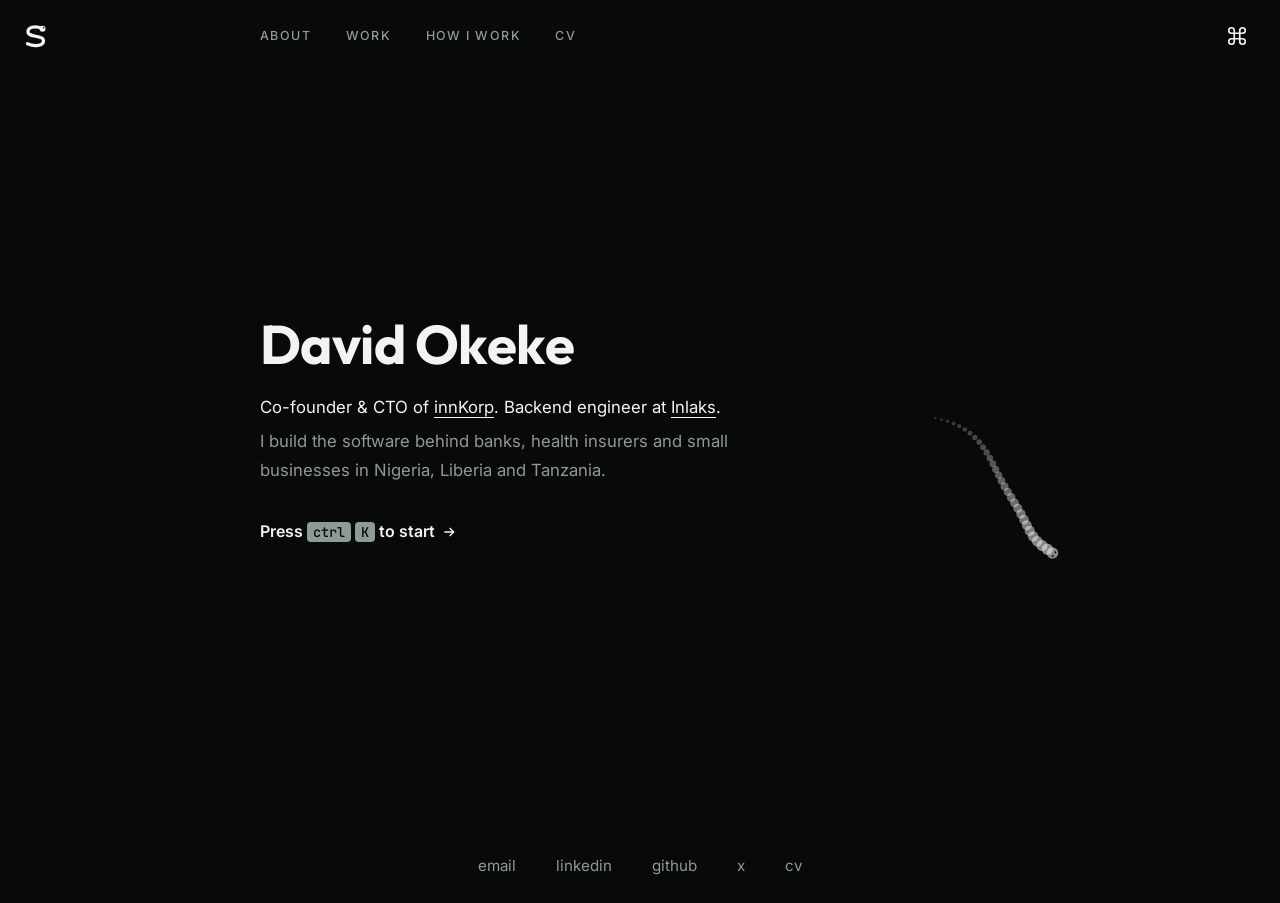
<file: index.html>
<!DOCTYPE html>
<html lang="en">

<head>
    <!-- hello, fellow view-source enthusiast. psst: type "snake" anywhere on the page. -->
    <meta charset="utf-8">
    <meta name="viewport" content="width=device-width, initial-scale=1">
    <meta name="author" content="David Okeke">
    <meta name="description" content="David Okeke is the co-founder and CTO of innKorp and a backend engineer at Inlaks, building software for banks, health insurers and small businesses in Nigeria, Liberia and Tanzania.">
    <meta name="theme-color" content="#08090b">
    <link rel="canonical" href="https://dcwhitesnake.github.io/">
    <meta property="og:type" content="website">
    <meta property="og:url" content="https://dcwhitesnake.github.io/">
    <meta property="og:title" content="David Okeke · Co-founder & CTO of innKorp">
    <meta property="og:description" content="Software for banks, health insurers and small businesses in Nigeria, Liberia and Tanzania.">
    <meta property="og:image" content="https://dcwhitesnake.github.io/img/og-card.png">
    <meta property="og:image:width" content="1200">
    <meta property="og:image:height" content="630">
    <meta name="twitter:card" content="summary_large_image">
    <meta name="twitter:creator" content="@dc_okeke">
    <link rel="icon" href="/favicon.svg" type="image/svg+xml">
    <link rel="apple-touch-icon" sizes="180x180" href="/apple-touch-icon.png">
    <link rel="icon" type="image/png" sizes="32x32" href="/favicon-32x32.png">
    <link rel="manifest" href="/site.webmanifest">
    <link rel="preconnect" href="https://fonts.googleapis.com">
    <link rel="preconnect" href="https://fonts.gstatic.com" crossorigin>
    <link rel="stylesheet" href="https://fonts.googleapis.com/css2?family=Outfit:wght@500;600;700&family=Inter:wght@400;500;600&family=JetBrains+Mono:wght@400;500&display=swap">
    <link rel="stylesheet" href="/css/styles.css">
    <script src="/js/main.js" defer></script>
    <script data-goatcounter="https://davidokeke.goatcounter.com/count" async src="https://gc.zgo.at/count.js"></script>
    <title>David Okeke · Co-founder & CTO of innKorp</title>
</head>

<body>
    <a class="skip" href="#main">Skip to content</a>

    <header class="header">
        <a class="brand" href="/" aria-label="Home">
            <svg viewBox="8 6 52 52" aria-hidden="true"><path d="M44 17C30 11 15 14 16 24.5C17 35 47 30 47 41.5C47 52 29 54 15 47.5" fill="none" stroke="currentColor" stroke-width="6.5" stroke-linecap="round"/><circle cx="45" cy="17.5" r="6" fill="currentColor"/><circle class="brand-eye" cx="47" cy="15.6" r="1.6"/></svg>
        </a>
        <nav class="nav" aria-label="Primary">
            <ul>
                <li><a href="/about/">About</a></li>
                <li><a href="/work/">Work</a></li>
                <li><a href="/how-i-work/">How I work</a></li>
                <li><a href="/David_Okeke_CV.pdf" data-goatcounter-click="nav-cv">CV</a></li>
            </ul>
        </nav>
        <button class="cmd-button" type="button" aria-label="Open command menu" data-palette-open>
            <svg viewBox="0 0 24 24" aria-hidden="true"><path d="M9 6a3 3 0 1 0-3 3h12a3 3 0 1 0-3-3v12a3 3 0 1 0 3-3H6a3 3 0 1 0 3 3Z"/></svg>
        </button>
    </header>

    <main id="main">
        <section class="home">
            <h1>David Okeke</h1>
            <p class="home-role">Co-founder &amp; CTO of <a href="https://innkorp.com">innKorp</a>. Backend engineer at <a href="https://www.inlaks.com/">Inlaks</a>.</p>
            <p class="home-line">I build the software behind banks, health insurers and small businesses in Nigeria, Liberia and Tanzania.</p>
            <button class="start" type="button" data-palette-open>
                <span class="keys">Press <kbd data-mod>ctrl</kbd> <kbd>K</kbd> to start</span>
                <span class="touch">Tap to start</span>
                <svg viewBox="0 0 24 24" aria-hidden="true"><path d="M5 12h14M13 6l6 6-6 6"/></svg>
            </button>
        </section>
        <canvas class="snake" aria-hidden="true"></canvas>
    </main>

    <footer class="footer">
        <ul>
            <li><a href="mailto:davidokeke.c@gmail.com" data-goatcounter-click="contact-email">email</a></li>
            <li><a href="https://www.linkedin.com/in/david-okeke-chihurumnanya/" data-goatcounter-click="contact-linkedin">linkedin</a></li>
            <li><a href="https://github.com/DCWhiteSnake" data-goatcounter-click="contact-github">github</a></li>
            <li><a href="https://x.com/dc_okeke" data-goatcounter-click="contact-x">x</a></li>
            <li><a href="/David_Okeke_CV.pdf" data-goatcounter-click="contact-cv">cv</a></li>
        </ul>
    </footer>

    <div class="toast" role="status" aria-live="polite"></div>
</body>

</html>
</file>
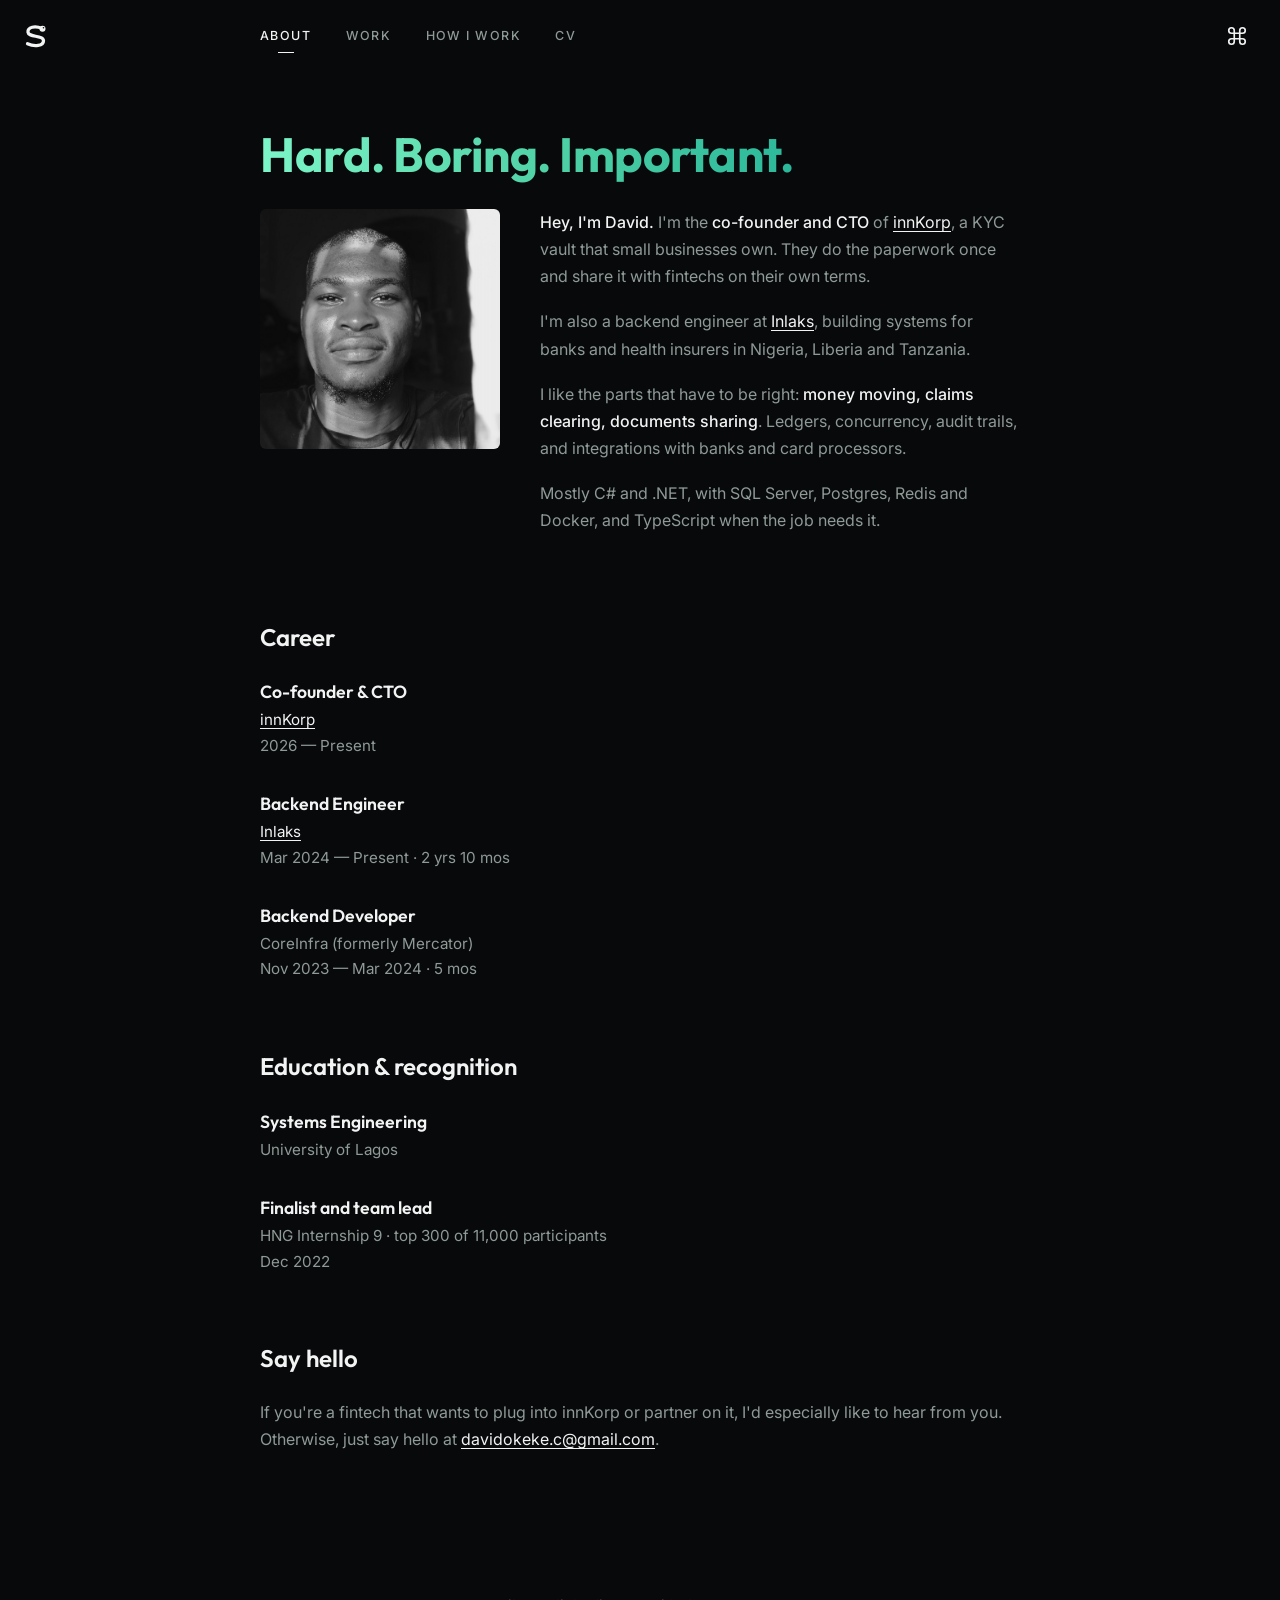
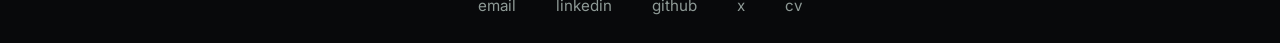
<file: about/index.html>
<!DOCTYPE html>
<html lang="en">

<head>
    <meta charset="utf-8">
    <meta name="viewport" content="width=device-width, initial-scale=1">
    <meta name="author" content="David Okeke">
    <meta name="description" content="About David Okeke: co-founder and CTO of innKorp, and backend engineer at Inlaks.">
    <meta name="theme-color" content="#08090b">
    <link rel="canonical" href="https://dcwhitesnake.github.io/about/">
    <meta property="og:type" content="profile">
    <meta property="og:url" content="https://dcwhitesnake.github.io/about/">
    <meta property="og:title" content="About · David Okeke">
    <meta property="og:description" content="Co-founder and CTO of innKorp. Backend engineer at Inlaks.">
    <meta property="og:image" content="https://dcwhitesnake.github.io/img/og-card.png">
    <meta name="twitter:card" content="summary_large_image">
    <meta name="twitter:creator" content="@dc_okeke">
    <link rel="icon" href="/favicon.svg" type="image/svg+xml">
    <link rel="apple-touch-icon" sizes="180x180" href="/apple-touch-icon.png">
    <link rel="icon" type="image/png" sizes="32x32" href="/favicon-32x32.png">
    <link rel="manifest" href="/site.webmanifest">
    <link rel="preconnect" href="https://fonts.googleapis.com">
    <link rel="preconnect" href="https://fonts.gstatic.com" crossorigin>
    <link rel="stylesheet" href="https://fonts.googleapis.com/css2?family=Outfit:wght@500;600;700&family=Inter:wght@400;500;600&family=JetBrains+Mono:wght@400;500&display=swap">
    <link rel="stylesheet" href="/css/styles.css">
    <script src="/js/main.js" defer></script>
    <script data-goatcounter="https://davidokeke.goatcounter.com/count" async src="https://gc.zgo.at/count.js"></script>
    <title>About · David Okeke</title>
</head>

<body>
    <a class="skip" href="#main">Skip to content</a>

    <header class="header">
        <a class="brand" href="/" aria-label="Home">
            <svg viewBox="8 6 52 52" aria-hidden="true"><path d="M44 17C30 11 15 14 16 24.5C17 35 47 30 47 41.5C47 52 29 54 15 47.5" fill="none" stroke="currentColor" stroke-width="6.5" stroke-linecap="round"/><circle cx="45" cy="17.5" r="6" fill="currentColor"/><circle class="brand-eye" cx="47" cy="15.6" r="1.6"/></svg>
        </a>
        <nav class="nav" aria-label="Primary">
            <ul>
                <li><a href="/about/" aria-current="page">About</a></li>
                <li><a href="/work/">Work</a></li>
                <li><a href="/how-i-work/">How I work</a></li>
                <li><a href="/David_Okeke_CV.pdf" data-goatcounter-click="nav-cv">CV</a></li>
            </ul>
        </nav>
        <button class="cmd-button" type="button" aria-label="Open command menu" data-palette-open>
            <svg viewBox="0 0 24 24" aria-hidden="true"><path d="M9 6a3 3 0 1 0-3 3h12a3 3 0 1 0-3-3v12a3 3 0 1 0 3-3H6a3 3 0 1 0 3 3Z"/></svg>
        </button>
    </header>

    <main id="main">
        <article class="page">
            <h1 class="page-title"><span class="gradient">Hard. Boring. Important.</span></h1>

            <div class="intro">
                <img src="/img/profilephoto_1.jpg" width="240" height="240" alt="Portrait of David Okeke">
                <div class="prose">
                    <p><strong>Hey, I'm David.</strong> I'm the <strong>co-founder and CTO</strong> of <a href="https://innkorp.com">innKorp</a>, a KYC vault that small businesses own. They do the paperwork once and share it with fintechs on their own terms.</p>
                    <p>I'm also a backend engineer at <a href="https://www.inlaks.com/">Inlaks</a>, building systems for banks and health insurers in Nigeria, Liberia and Tanzania.</p>
                    <p>I like the parts that have to be right: <strong>money moving, claims clearing, documents sharing</strong>. Ledgers, concurrency, audit trails, and integrations with banks and card processors.</p>
                    <p>Mostly C# and .NET, with SQL Server, Postgres, Redis and Docker, and TypeScript when the job needs it.</p>
                </div>
            </div>

            <h2>Career</h2>
            <ol class="career">
                <li>
                    <h3>Co-founder &amp; CTO</h3>
                    <p><a href="https://innkorp.com">innKorp</a></p>
                    <p>2026 — Present</p>
                </li>
                <li>
                    <h3>Backend Engineer</h3>
                    <p><a href="https://www.inlaks.com/">Inlaks</a></p>
                    <p><span data-from="2024-03">Mar 2024</span> — Present</p>
                </li>
                <li>
                    <h3>Backend Developer</h3>
                    <p>CoreInfra (formerly Mercator)</p>
                    <p><span data-from="2023-11" data-to="2024-03">Nov 2023</span> — Mar 2024</p>
                </li>
            </ol>

            <h2>Education &amp; recognition</h2>
            <ol class="career">
                <li>
                    <h3>Systems Engineering</h3>
                    <p>University of Lagos</p>
                </li>
                <li>
                    <h3>Finalist and team lead</h3>
                    <p>HNG Internship 9 · top 300 of 11,000 participants</p>
                    <p>Dec 2022</p>
                </li>
            </ol>

            <h2>Say hello</h2>
            <div class="prose">
                <p>If you're a fintech that wants to plug into innKorp or partner on it, I'd especially like to hear from you. Otherwise, just say hello at <a href="mailto:davidokeke.c@gmail.com" data-goatcounter-click="contact-email">davidokeke.c@gmail.com</a>.</p>
            </div>
        </article>
    </main>

    <footer class="footer">
        <ul>
            <li><a href="mailto:davidokeke.c@gmail.com" data-goatcounter-click="contact-email">email</a></li>
            <li><a href="https://www.linkedin.com/in/david-okeke-chihurumnanya/" data-goatcounter-click="contact-linkedin">linkedin</a></li>
            <li><a href="https://github.com/DCWhiteSnake" data-goatcounter-click="contact-github">github</a></li>
            <li><a href="https://x.com/dc_okeke" data-goatcounter-click="contact-x">x</a></li>
            <li><a href="/David_Okeke_CV.pdf" data-goatcounter-click="contact-cv">cv</a></li>
        </ul>
    </footer>

    <div class="toast" role="status" aria-live="polite"></div>
</body>

</html>
</file>
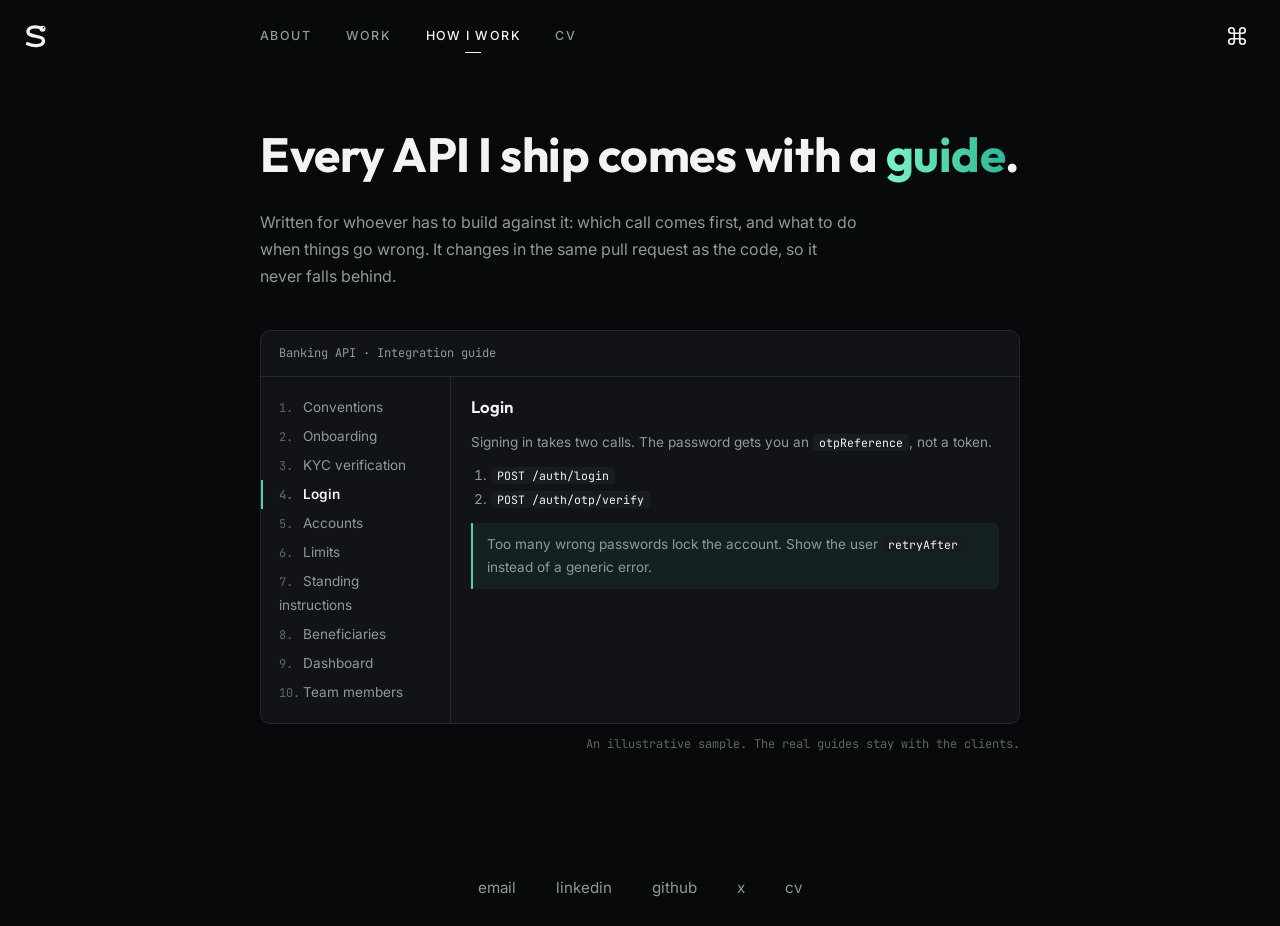
<file: how-i-work/index.html>
<!DOCTYPE html>
<html lang="en">

<head>
    <meta charset="utf-8">
    <meta name="viewport" content="width=device-width, initial-scale=1">
    <meta name="author" content="David Okeke">
    <meta name="description" content="Every API David Okeke ships comes with a guide for whoever has to build against it.">
    <meta name="theme-color" content="#08090b">
    <link rel="canonical" href="https://dcwhitesnake.github.io/how-i-work/">
    <meta property="og:type" content="website">
    <meta property="og:url" content="https://dcwhitesnake.github.io/how-i-work/">
    <meta property="og:title" content="How I work · David Okeke">
    <meta property="og:description" content="Every API I ship comes with a guide.">
    <meta property="og:image" content="https://dcwhitesnake.github.io/img/og-card.png">
    <meta name="twitter:card" content="summary_large_image">
    <meta name="twitter:creator" content="@dc_okeke">
    <link rel="icon" href="/favicon.svg" type="image/svg+xml">
    <link rel="apple-touch-icon" sizes="180x180" href="/apple-touch-icon.png">
    <link rel="icon" type="image/png" sizes="32x32" href="/favicon-32x32.png">
    <link rel="manifest" href="/site.webmanifest">
    <link rel="preconnect" href="https://fonts.googleapis.com">
    <link rel="preconnect" href="https://fonts.gstatic.com" crossorigin>
    <link rel="stylesheet" href="https://fonts.googleapis.com/css2?family=Outfit:wght@500;600;700&family=Inter:wght@400;500;600&family=JetBrains+Mono:wght@400;500&display=swap">
    <link rel="stylesheet" href="/css/styles.css">
    <script src="/js/main.js" defer></script>
    <script data-goatcounter="https://davidokeke.goatcounter.com/count" async src="https://gc.zgo.at/count.js"></script>
    <title>How I work · David Okeke</title>
</head>

<body>
    <a class="skip" href="#main">Skip to content</a>

    <header class="header">
        <a class="brand" href="/" aria-label="Home">
            <svg viewBox="8 6 52 52" aria-hidden="true"><path d="M44 17C30 11 15 14 16 24.5C17 35 47 30 47 41.5C47 52 29 54 15 47.5" fill="none" stroke="currentColor" stroke-width="6.5" stroke-linecap="round"/><circle cx="45" cy="17.5" r="6" fill="currentColor"/><circle class="brand-eye" cx="47" cy="15.6" r="1.6"/></svg>
        </a>
        <nav class="nav" aria-label="Primary">
            <ul>
                <li><a href="/about/">About</a></li>
                <li><a href="/work/">Work</a></li>
                <li><a href="/how-i-work/" aria-current="page">How I work</a></li>
                <li><a href="/David_Okeke_CV.pdf" data-goatcounter-click="nav-cv">CV</a></li>
            </ul>
        </nav>
        <button class="cmd-button" type="button" aria-label="Open command menu" data-palette-open>
            <svg viewBox="0 0 24 24" aria-hidden="true"><path d="M9 6a3 3 0 1 0-3 3h12a3 3 0 1 0-3-3v12a3 3 0 1 0 3-3H6a3 3 0 1 0 3 3Z"/></svg>
        </button>
    </header>

    <main id="main">
        <article class="page">
            <h1 class="page-title">Every API I ship comes with a <span class="gradient">guide</span>.</h1>
            <p class="lead">Written for whoever has to build against it: which call comes first, and what to do when things go wrong. It changes in the same pull request as the code, so it never falls behind.</p>

            <figure class="mock-figure" style="margin:0">
                <div class="mock" aria-hidden="true">
                    <p class="mock-title">Banking API · Integration guide</p>
                    <div class="guide-body">
                        <ol class="guide-toc">
                            <li>Conventions</li>
                            <li>Onboarding</li>
                            <li>KYC verification</li>
                            <li class="is-here">Login</li>
                            <li>Accounts</li>
                            <li>Limits</li>
                            <li>Standing instructions</li>
                            <li>Beneficiaries</li>
                            <li>Dashboard</li>
                            <li>Team members</li>
                        </ol>
                        <div class="guide-page">
                            <p class="mock-h">Login</p>
                            <p>Signing in takes two calls. The password gets you an <code>otpReference</code>, not a token.</p>
                            <ol>
                                <li><code>POST /auth/login</code></li>
                                <li><code>POST /auth/otp/verify</code></li>
                            </ol>
                            <p class="mock-note">Too many wrong passwords lock the account. Show the user <code>retryAfter</code> instead of a generic error.</p>
                        </div>
                    </div>
                </div>
                <figcaption class="mock-caption">An illustrative sample. The real guides stay with the clients.</figcaption>
            </figure>
        </article>
    </main>

    <footer class="footer">
        <ul>
            <li><a href="mailto:davidokeke.c@gmail.com" data-goatcounter-click="contact-email">email</a></li>
            <li><a href="https://www.linkedin.com/in/david-okeke-chihurumnanya/" data-goatcounter-click="contact-linkedin">linkedin</a></li>
            <li><a href="https://github.com/DCWhiteSnake" data-goatcounter-click="contact-github">github</a></li>
            <li><a href="https://x.com/dc_okeke" data-goatcounter-click="contact-x">x</a></li>
            <li><a href="/David_Okeke_CV.pdf" data-goatcounter-click="contact-cv">cv</a></li>
        </ul>
    </footer>

    <div class="toast" role="status" aria-live="polite"></div>
</body>

</html>
</file>
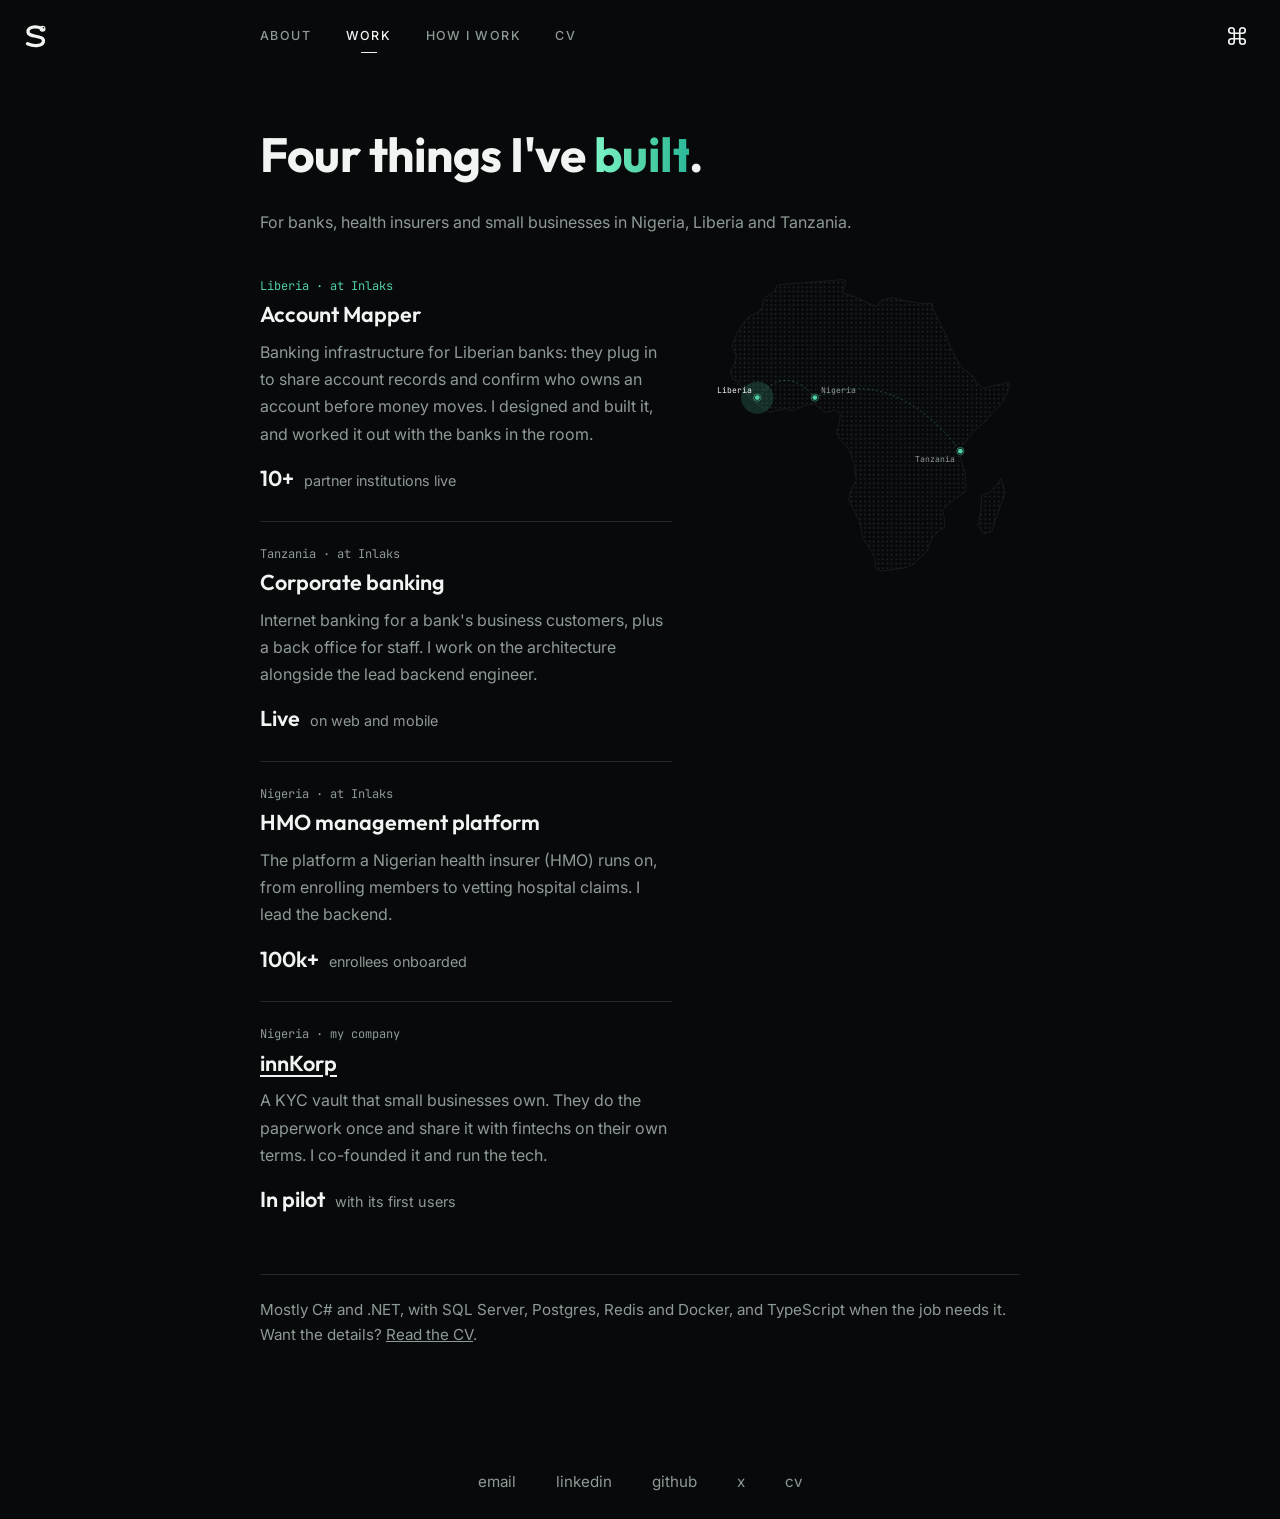
<file: work/index.html>
<!DOCTYPE html>
<html lang="en">

<head>
    <meta charset="utf-8">
    <meta name="viewport" content="width=device-width, initial-scale=1">
    <meta name="author" content="David Okeke">
    <meta name="description" content="Four things David Okeke has built: banking infrastructure in Liberia, corporate banking in Tanzania, an HMO platform in Nigeria, and innKorp.">
    <meta name="theme-color" content="#08090b">
    <link rel="canonical" href="https://dcwhitesnake.github.io/work/">
    <meta property="og:type" content="website">
    <meta property="og:url" content="https://dcwhitesnake.github.io/work/">
    <meta property="og:title" content="Work · David Okeke">
    <meta property="og:description" content="Banking infrastructure, corporate banking, an HMO platform and innKorp, in Nigeria, Liberia and Tanzania.">
    <meta property="og:image" content="https://dcwhitesnake.github.io/img/og-card.png">
    <meta name="twitter:card" content="summary_large_image">
    <meta name="twitter:creator" content="@dc_okeke">
    <link rel="icon" href="/favicon.svg" type="image/svg+xml">
    <link rel="apple-touch-icon" sizes="180x180" href="/apple-touch-icon.png">
    <link rel="icon" type="image/png" sizes="32x32" href="/favicon-32x32.png">
    <link rel="manifest" href="/site.webmanifest">
    <link rel="preconnect" href="https://fonts.googleapis.com">
    <link rel="preconnect" href="https://fonts.gstatic.com" crossorigin>
    <link rel="stylesheet" href="https://fonts.googleapis.com/css2?family=Outfit:wght@500;600;700&family=Inter:wght@400;500;600&family=JetBrains+Mono:wght@400;500&display=swap">
    <link rel="stylesheet" href="/css/styles.css">
    <script src="/js/main.js" defer></script>
    <script data-goatcounter="https://davidokeke.goatcounter.com/count" async src="https://gc.zgo.at/count.js"></script>
    <title>Work · David Okeke</title>
</head>

<body>
    <a class="skip" href="#main">Skip to content</a>

    <header class="header">
        <a class="brand" href="/" aria-label="Home">
            <svg viewBox="8 6 52 52" aria-hidden="true"><path d="M44 17C30 11 15 14 16 24.5C17 35 47 30 47 41.5C47 52 29 54 15 47.5" fill="none" stroke="currentColor" stroke-width="6.5" stroke-linecap="round"/><circle cx="45" cy="17.5" r="6" fill="currentColor"/><circle class="brand-eye" cx="47" cy="15.6" r="1.6"/></svg>
        </a>
        <nav class="nav" aria-label="Primary">
            <ul>
                <li><a href="/about/">About</a></li>
                <li><a href="/work/" aria-current="page">Work</a></li>
                <li><a href="/how-i-work/">How I work</a></li>
                <li><a href="/David_Okeke_CV.pdf" data-goatcounter-click="nav-cv">CV</a></li>
            </ul>
        </nav>
        <button class="cmd-button" type="button" aria-label="Open command menu" data-palette-open>
            <svg viewBox="0 0 24 24" aria-hidden="true"><path d="M9 6a3 3 0 1 0-3 3h12a3 3 0 1 0-3-3v12a3 3 0 1 0 3-3H6a3 3 0 1 0 3 3Z"/></svg>
        </button>
    </header>

    <main id="main">
        <article class="page">
            <h1 class="page-title">Four things I've <span class="gradient">built</span>.</h1>
            <p class="lead">For banks, health insurers and small businesses in Nigeria, Liberia and Tanzania.</p>

            <div class="work-grid">
                <ol class="builds">
                    <li class="build" data-pin="lr">
                        <p class="build-where">Liberia · at Inlaks</p>
                        <h3>Account Mapper</h3>
                        <p>Banking infrastructure for Liberian banks: they plug in to share account records and confirm who owns an account before money moves. I designed and built it, and worked it out with the banks in the room.</p>
                        <p class="build-stat"><strong>10+</strong> partner institutions live</p>
                    </li>
                    <li class="build" data-pin="tz">
                        <p class="build-where">Tanzania · at Inlaks</p>
                        <h3>Corporate banking</h3>
                        <p>Internet banking for a bank&#39;s business customers, plus a back office for staff. I work on the architecture alongside the lead backend engineer.</p>
                        <p class="build-stat"><strong>Live</strong> on web and mobile</p>
                    </li>
                    <li class="build" data-pin="ng">
                        <p class="build-where">Nigeria · at Inlaks</p>
                        <h3>HMO management platform</h3>
                        <p>The platform a Nigerian health insurer (HMO) runs on, from enrolling members to vetting hospital claims. I lead the backend.</p>
                        <p class="build-stat"><strong>100k+</strong> enrollees onboarded</p>
                    </li>
                    <li class="build" data-pin="ng">
                        <p class="build-where">Nigeria · my company</p>
                        <h3><a href="https://innkorp.com">innKorp</a></h3>
                        <p>A KYC vault that small businesses own. They do the paperwork once and share it with fintechs on their own terms. I co-founded it and run the tech.</p>
                        <p class="build-stat"><strong>In pilot</strong> with its first users</p>
                    </li>
                </ol>

                <figure class="map">
                    <svg viewBox="0 0 740 740" role="img" aria-labelledby="map-title">
                        <title id="map-title">Map of Africa with Nigeria, Liberia and Tanzania highlighted</title>
                        <defs>
                            <pattern id="dots" width="11" height="11" patternUnits="userSpaceOnUse">
                                <circle cx="5.5" cy="5.5" r="2.1" class="dot"/>
                            </pattern>
                        </defs>
                        <g class="land">
                            <path d="M142 22L302 9L311 12L301 41L332 51L385 76L400 59L425 53L449 60L499 68L523 67L525 81L538 108L555 140L572 184L595 224L627 250L631 264L650 276L680 270L713 262L714 276L698 310L653 360L625 384L597 420L593 448L605 487L607 530L569 559L549 578L553 595L555 619L526 640L510 679L479 710L456 720L400 728L384 722L382 695L365 666L352 646L345 609L318 553L321 532L336 504L332 468L323 440L318 428L297 404L287 386L294 365L297 340L283 331L260 337L234 316L212 318L198 324L179 333L160 327L123 336L92 317L68 295L63 285L44 261L32 254L25 233L35 220L40 199L30 172L41 143L55 119L71 101L97 88L104 76L108 57L124 44L132 40Z"/>
                            <path d="M693 500L704 535L694 560L680 600L671 630L651 636L636 614L643 580L645 540L665 535L683 515Z"/>
                        </g>
                        <g class="arcs">
                            <path class="arc" d="M234 300 Q163 215 92 300"/>
                            <path class="arc" d="M234 300 Q430 220 593 432"/>
                        </g>
                        <!-- pins are decoration; the list beside them says the same thing in words -->
                        <g class="pin" data-pin="ng" transform="translate(234 300)">
                            <circle r="40" class="pin-glow"/>
                            <circle r="9" class="pin-ring"/>
                            <circle r="6" class="pin-core"/>
                            <text x="14" y="-12">Nigeria</text>
                        </g>
                        <g class="pin" data-pin="lr" transform="translate(92 300)">
                            <circle r="40" class="pin-glow"/>
                            <circle r="9" class="pin-ring"/>
                            <circle r="6" class="pin-core"/>
                            <text x="-14" y="-12" text-anchor="end">Liberia</text>
                        </g>
                        <g class="pin" data-pin="tz" transform="translate(593 432)">
                            <circle r="40" class="pin-glow"/>
                            <circle r="9" class="pin-ring"/>
                            <circle r="6" class="pin-core"/>
                            <text x="-14" y="26" text-anchor="end">Tanzania</text>
                        </g>
                    </svg>
                </figure>
            </div>

            <p class="stack-line">Mostly C# and .NET, with SQL Server, Postgres, Redis and Docker, and TypeScript when the job needs it. Want the details? <a href="/David_Okeke_CV.pdf" data-goatcounter-click="work-cv">Read the CV</a>.</p>
        </article>
    </main>

    <footer class="footer">
        <ul>
            <li><a href="mailto:davidokeke.c@gmail.com" data-goatcounter-click="contact-email">email</a></li>
            <li><a href="https://www.linkedin.com/in/david-okeke-chihurumnanya/" data-goatcounter-click="contact-linkedin">linkedin</a></li>
            <li><a href="https://github.com/DCWhiteSnake" data-goatcounter-click="contact-github">github</a></li>
            <li><a href="https://x.com/dc_okeke" data-goatcounter-click="contact-x">x</a></li>
            <li><a href="/David_Okeke_CV.pdf" data-goatcounter-click="contact-cv">cv</a></li>
        </ul>
    </footer>

    <div class="toast" role="status" aria-live="polite"></div>
</body>

</html>
</file>
<file: css/styles.css>
:root {
        color-scheme: dark;
        --bg: #08090b;
        --surface: #111317;
        --surface-2: #181b20;
        --text: #f2f4f3;
        --muted: #8e9a96;
        --faint: #5d6763;
        --border: #23282b;
        --accent: #4fd1a5;
        --accent-2: #7cf5c8;
        --map-dot: #262d2b;
        --gradient: linear-gradient(90deg, #7cf5c8, #4fd1a5 55%, #2bb89a);

        --display: Outfit, Inter, system-ui, sans-serif;
        --sans: Inter, system-ui, -apple-system, "Segoe UI", Roboto, sans-serif;
        --mono: "JetBrains Mono", ui-monospace, Consolas, monospace;
        --ease: cubic-bezier(0.2, 0.7, 0.2, 1);
}

*,
*::before,
*::after {
        box-sizing: border-box;
}

html {
        -webkit-text-size-adjust: 100%;
}

body {
        display: flex;
        flex-direction: column;
        min-height: 100vh;
        min-height: 100svh;
        margin: 0;
        overflow-x: clip;
        background: var(--bg);
        color: var(--text);
        font-family: var(--sans);
        font-size: 16px;
        line-height: 1.7;
        -webkit-font-smoothing: antialiased;
}

a {
        color: inherit;
}

a:focus-visible,
button:focus-visible {
        outline: 2px solid var(--accent);
        outline-offset: 3px;
        border-radius: 4px;
}

img {
        max-width: 100%;
        display: block;
}

code {
        font-family: var(--mono);
        font-size: 0.85em;
}

.skip {
        position: absolute;
        left: 16px;
        top: -60px;
        z-index: 100;
        padding: 8px 14px;
        background: var(--surface);
        border-radius: 8px;
}

.skip:focus {
        top: 12px;
}

/* Header: logo left, nav in the content column, command button right */
.header {
        display: grid;
        grid-template-columns: 1fr minmax(0, 760px) 1fr;
        align-items: center;
        gap: 16px;
        height: 72px;
        padding: 0 24px;
}

.brand {
        justify-self: start;
        display: inline-flex;
        color: var(--text);
}

.brand svg {
        width: 26px;
        height: 26px;
}

.brand-eye {
        fill: var(--bg);
}

.nav ul {
        display: flex;
        flex-wrap: wrap;
        gap: 4px 34px;
        margin: 0;
        padding: 0;
        list-style: none;
}

.nav a {
        position: relative;
        display: inline-block;
        padding: 6px 0;
        color: var(--muted);
        font-size: 0.78rem;
        font-weight: 500;
        letter-spacing: 0.12em;
        text-transform: uppercase;
        text-decoration: none;
        transition: color 0.2s;
}

.nav a:hover {
        color: var(--text);
}

.nav a[aria-current="page"] {
        color: var(--text);
}

.nav a[aria-current="page"]::after {
        content: "";
        position: absolute;
        left: 50%;
        bottom: 0;
        width: 16px;
        height: 1px;
        background: var(--text);
        transform: translateX(-50%);
}

.cmd-button {
        justify-self: end;
        display: grid;
        place-items: center;
        width: 38px;
        height: 38px;
        padding: 0;
        color: var(--text);
        background: none;
        border: 0;
        border-radius: 8px;
        cursor: pointer;
        transition: background-color 0.2s;
}

.cmd-button:hover {
        background: var(--surface-2);
}

.cmd-button svg {
        width: 22px;
        height: 22px;
        fill: none;
        stroke: currentColor;
        stroke-width: 1.8;
}

/* Page column */
main {
        flex: 1;
        width: 100%;
        max-width: 808px;
        margin: 0 auto;
        padding: 0 24px;
}

.page {
        padding: 56px 0 96px;
}

.page-title {
        margin: 0 0 28px;
        font-family: var(--display);
        font-size: clamp(2.2rem, 6vw, 3rem);
        font-weight: 700;
        line-height: 1.1;
        letter-spacing: -0.01em;
}

.gradient {
        background: var(--gradient);
        -webkit-background-clip: text;
        background-clip: text;
        color: transparent;
}

.lead {
        max-width: 60ch;
        margin: 0 0 20px;
        color: var(--muted);
}

.lead strong,
.prose strong {
        color: var(--text);
        font-weight: 500;
}

h2 {
        margin: 64px 0 20px;
        font-family: var(--display);
        font-size: 1.5rem;
        font-weight: 600;
}

/* Home */
.home {
        position: relative;
        display: flex;
        flex-direction: column;
        justify-content: center;
        min-height: calc(100svh - 72px - 72px);
        padding-bottom: 40px;
}

.home h1 {
        margin: 0;
        font-family: var(--display);
        font-size: clamp(2.6rem, 8vw, 3.4rem);
        font-weight: 700;
        line-height: 1.1;
        letter-spacing: -0.01em;
}

.home-role {
        margin: 18px 0 0;
        font-size: 1.05rem;
}

.home-role a {
        text-decoration-thickness: 1px;
        text-underline-offset: 4px;
}

.home-line {
        max-width: 46ch;
        margin: 6px 0 0;
        color: var(--muted);
        font-size: 1.05rem;
}

.start {
        display: inline-flex;
        align-items: center;
        gap: 6px;
        margin-top: 34px;
        padding: 0;
        color: var(--text);
        background: none;
        border: 0;
        font: inherit;
        font-weight: 600;
        cursor: pointer;
}

.start kbd {
        padding: 1px 6px;
        color: var(--bg);
        background: var(--muted);
        border-radius: 4px;
        font-family: var(--mono);
        font-size: 0.85rem;
        font-weight: 500;
}

.start svg {
        width: 16px;
        height: 16px;
        fill: none;
        stroke: currentColor;
        stroke-width: 2;
        transition: transform 0.3s var(--ease);
}

.start:hover svg {
        transform: translateX(4px);
}

.start .touch {
        display: none;
}

@media (hover: none) {
        .start .keys {
                display: none;
        }

        .start .touch {
                display: inline;
        }
}

/* the snake: small, quiet, and only on the home page */
.snake {
        position: fixed;
        inset: 0;
        z-index: -1;
        width: 100%;
        height: 100%;
        pointer-events: none;
}

/* About */
.intro {
        display: grid;
        grid-template-columns: 240px 1fr;
        gap: 40px;
        align-items: start;
}

.intro img {
        width: 240px;
        height: 240px;
        object-fit: cover;
        border-radius: 6px;
        filter: grayscale(1);
}

.prose p {
        margin: 0 0 18px;
        color: var(--muted);
}

.prose a {
        color: var(--text);
        text-underline-offset: 3px;
}

.career {
        margin: 0;
        padding: 0;
        list-style: none;
}

.career li {
        margin-bottom: 30px;
}

.career h3 {
        margin: 0;
        font-family: var(--display);
        font-size: 1.1rem;
        font-weight: 600;
}

.career p {
        margin: 0;
        color: var(--muted);
        font-size: 0.95rem;
}

.career a {
        color: var(--text);
        text-underline-offset: 3px;
}

/* Work */
.work-grid {
        margin-top: 40px;
        display: grid;
        grid-template-columns: 1fr 300px;
        gap: 48px;
        align-items: start;
}

.builds {
        margin: 0;
        padding: 0;
        list-style: none;
}

.build {
        padding: 22px 0 24px;
        border-top: 1px solid var(--border);
}

.build:first-child {
        padding-top: 0;
        border-top: 0;
}

.build-where {
        margin: 0 0 4px;
        color: var(--faint);
        font-family: var(--mono);
        font-size: 0.75rem;
        transition: color 0.3s;
}

.build h3 {
        margin: 0 0 6px;
        font-family: var(--display);
        font-size: 1.35rem;
        font-weight: 600;
}

.build h3 a {
        text-underline-offset: 4px;
}

.build p {
        margin: 0;
        color: var(--muted);
}

.build-stat {
        margin-top: 12px !important;
        font-size: 0.9rem;
}

.build-stat strong {
        margin-right: 6px;
        color: var(--text);
        font-family: var(--display);
        font-size: 1.35rem;
        font-weight: 600;
}

.build.is-active .build-where {
        color: var(--accent);
}

.map {
        position: sticky;
        top: 32px;
        margin: 0;
}

.map svg {
        width: 100%;
        height: auto;
        overflow: visible;
}

.map .dot {
        fill: var(--map-dot);
}

.map .land path {
        fill: url(#dots);
        stroke: var(--border);
        stroke-width: 1.5;
}

.map .arc {
        fill: none;
        stroke: var(--accent);
        stroke-width: 2;
        stroke-dasharray: 4 7;
        opacity: 0.5;
}

.pin {
        cursor: pointer;
}

.pin-glow {
        fill: var(--accent);
        opacity: 0;
        transition: opacity 0.4s;
}

.pin-ring {
        fill: none;
        stroke: var(--accent);
        stroke-width: 2;
        opacity: 0.6;
}

.pin-core {
        fill: var(--accent);
}

.pin text {
        fill: var(--muted);
        font-family: var(--mono);
        font-size: 20px;
        transition: fill 0.3s;
}

.pin.is-active .pin-glow {
        opacity: 0.18;
}

.pin.is-active text {
        fill: var(--text);
}

.stack-line {
        margin: 32px 0 0;
        padding-top: 22px;
        border-top: 1px solid var(--border);
        color: var(--muted);
        font-size: 0.95rem;
}

/* How I work: the guide mock */
.mock {
        margin-top: 40px;
        overflow: hidden;
        background: var(--surface);
        border: 1px solid var(--border);
        border-radius: 10px;
        font-size: 0.85rem;
}

.mock-title {
        margin: 0;
        padding: 12px 18px;
        border-bottom: 1px solid var(--border);
        color: var(--muted);
        font-family: var(--mono);
        font-size: 0.75rem;
}

.guide-body {
        display: grid;
        grid-template-columns: 190px 1fr;
}

.guide-toc {
        margin: 0;
        padding: 16px 0;
        border-right: 1px solid var(--border);
        list-style: none;
        counter-reset: toc;
}

.guide-toc li {
        padding: 3px 18px;
        color: var(--muted);
        counter-increment: toc;
}

.guide-toc li::before {
        content: counter(toc) ".";
        display: inline-block;
        width: 24px;
        color: var(--faint);
        font-family: var(--mono);
        font-size: 0.75rem;
}

.guide-toc li.is-here {
        color: var(--text);
        font-weight: 600;
        box-shadow: inset 2px 0 0 var(--accent);
}

.guide-page {
        padding: 16px 20px 20px;
}

.guide-page p {
        margin: 0 0 10px;
        color: var(--muted);
}

.guide-page ol {
        margin: 0 0 12px;
        padding-left: 20px;
        color: var(--muted);
}

.guide-page code {
        padding: 1px 6px;
        color: var(--text);
        background: var(--surface-2);
        border-radius: 4px;
}

.mock-h {
        color: var(--text) !important;
        font-family: var(--display);
        font-size: 1.05rem;
        font-weight: 600;
}

.mock-note {
        padding: 10px 14px;
        border-left: 2px solid var(--accent);
        background: color-mix(in srgb, var(--accent) 7%, transparent);
        border-radius: 0 6px 6px 0;
}

.mock-caption {
        margin-top: 10px;
        color: var(--faint);
        font-family: var(--mono);
        font-size: 0.75rem;
        text-align: right;
}

/* Footer */
.footer {
        padding: 24px;
}

.footer ul {
        display: flex;
        flex-wrap: wrap;
        justify-content: center;
        gap: 8px 40px;
        margin: 0;
        padding: 0;
        list-style: none;
}

.footer a {
        color: var(--muted);
        font-size: 0.95rem;
        text-decoration: none;
        transition: color 0.2s;
}

.footer a:hover {
        color: var(--text);
}

/* Command menu */
.palette {
        position: fixed;
        inset: 0;
        z-index: 80;
        display: none;
        align-items: flex-start;
        justify-content: center;
        padding: 14vh 16px 16px;
        background: rgba(0, 0, 0, 0.6);
        backdrop-filter: blur(6px);
}

.palette.is-open {
        display: flex;
}

.palette-box {
        width: 100%;
        max-width: 600px;
        overflow: hidden;
        background: var(--surface);
        border: 1px solid var(--border);
        border-radius: 12px;
        box-shadow: 0 30px 80px -20px rgba(0, 0, 0, 0.8);
}

.palette input {
        width: 100%;
        padding: 18px 20px;
        color: var(--text);
        background: none;
        border: 0;
        border-bottom: 1px solid var(--border);
        font: inherit;
        outline: none;
}

.palette input::placeholder {
        color: var(--faint);
}

.palette ul {
        max-height: 50vh;
        margin: 0;
        padding: 8px;
        overflow-y: auto;
        list-style: none;
}

.palette .group {
        padding: 10px 12px 4px;
        color: var(--faint);
        font-size: 0.72rem;
        letter-spacing: 0.1em;
        text-transform: uppercase;
}

.palette .item {
        display: flex;
        justify-content: space-between;
        gap: 12px;
        padding: 10px 12px;
        color: var(--muted);
        border-radius: 8px;
        cursor: pointer;
}

.palette .item[aria-selected="true"] {
        color: var(--text);
        background: var(--surface-2);
}

.palette .hint {
        color: var(--faint);
        font-family: var(--mono);
        font-size: 0.75rem;
}

.palette .empty {
        padding: 14px 12px;
        color: var(--faint);
}

/* Toast, for the easter egg and copied email */
.toast {
        position: fixed;
        left: 50%;
        bottom: 24px;
        z-index: 90;
        padding: 10px 18px;
        color: var(--text);
        background: var(--surface-2);
        border: 1px solid var(--border);
        border-radius: 999px;
        font-family: var(--mono);
        font-size: 0.85rem;
        opacity: 0;
        transform: translate(-50%, 200%);
        transition: transform 0.5s var(--ease), opacity 0.3s;
        pointer-events: none;
}

.toast.is-on {
        opacity: 1;
        transform: translate(-50%, 0);
}

/* Narrow screens */
@media (max-width: 860px) {
        .header {
                grid-template-columns: auto 1fr auto;
                height: auto;
                padding: 16px;
        }

        .nav {
                grid-column: 1 / -1;
                grid-row: 2;
                overflow-x: auto;
        }

        .nav ul {
                flex-wrap: nowrap;
                gap: 24px;
        }

        .nav a {
                white-space: nowrap;
        }

        main {
                padding: 0 16px;
        }

        .page {
                padding-top: 32px;
        }

        .home {
                min-height: calc(100svh - 110px - 72px);
        }

        .intro,
        .work-grid {
                grid-template-columns: 1fr;
        }

        .intro img {
                width: 160px;
                height: 160px;
        }

        .map {
                position: static;
                order: -1;
                max-width: 280px;
        }

        .guide-body {
                grid-template-columns: 1fr;
        }

        .guide-toc {
                display: flex;
                flex-wrap: wrap;
                gap: 2px 4px;
                padding: 10px;
                border-right: 0;
                border-bottom: 1px solid var(--border);
        }

        .guide-toc li {
                padding: 2px 8px;
        }

        .footer ul {
                gap: 8px 24px;
        }
}

@media (prefers-reduced-motion: reduce) {
        *,
        *::before,
        *::after {
                transition-duration: 0.001ms !important;
                animation-duration: 0.001ms !important;
        }
}
</file>
